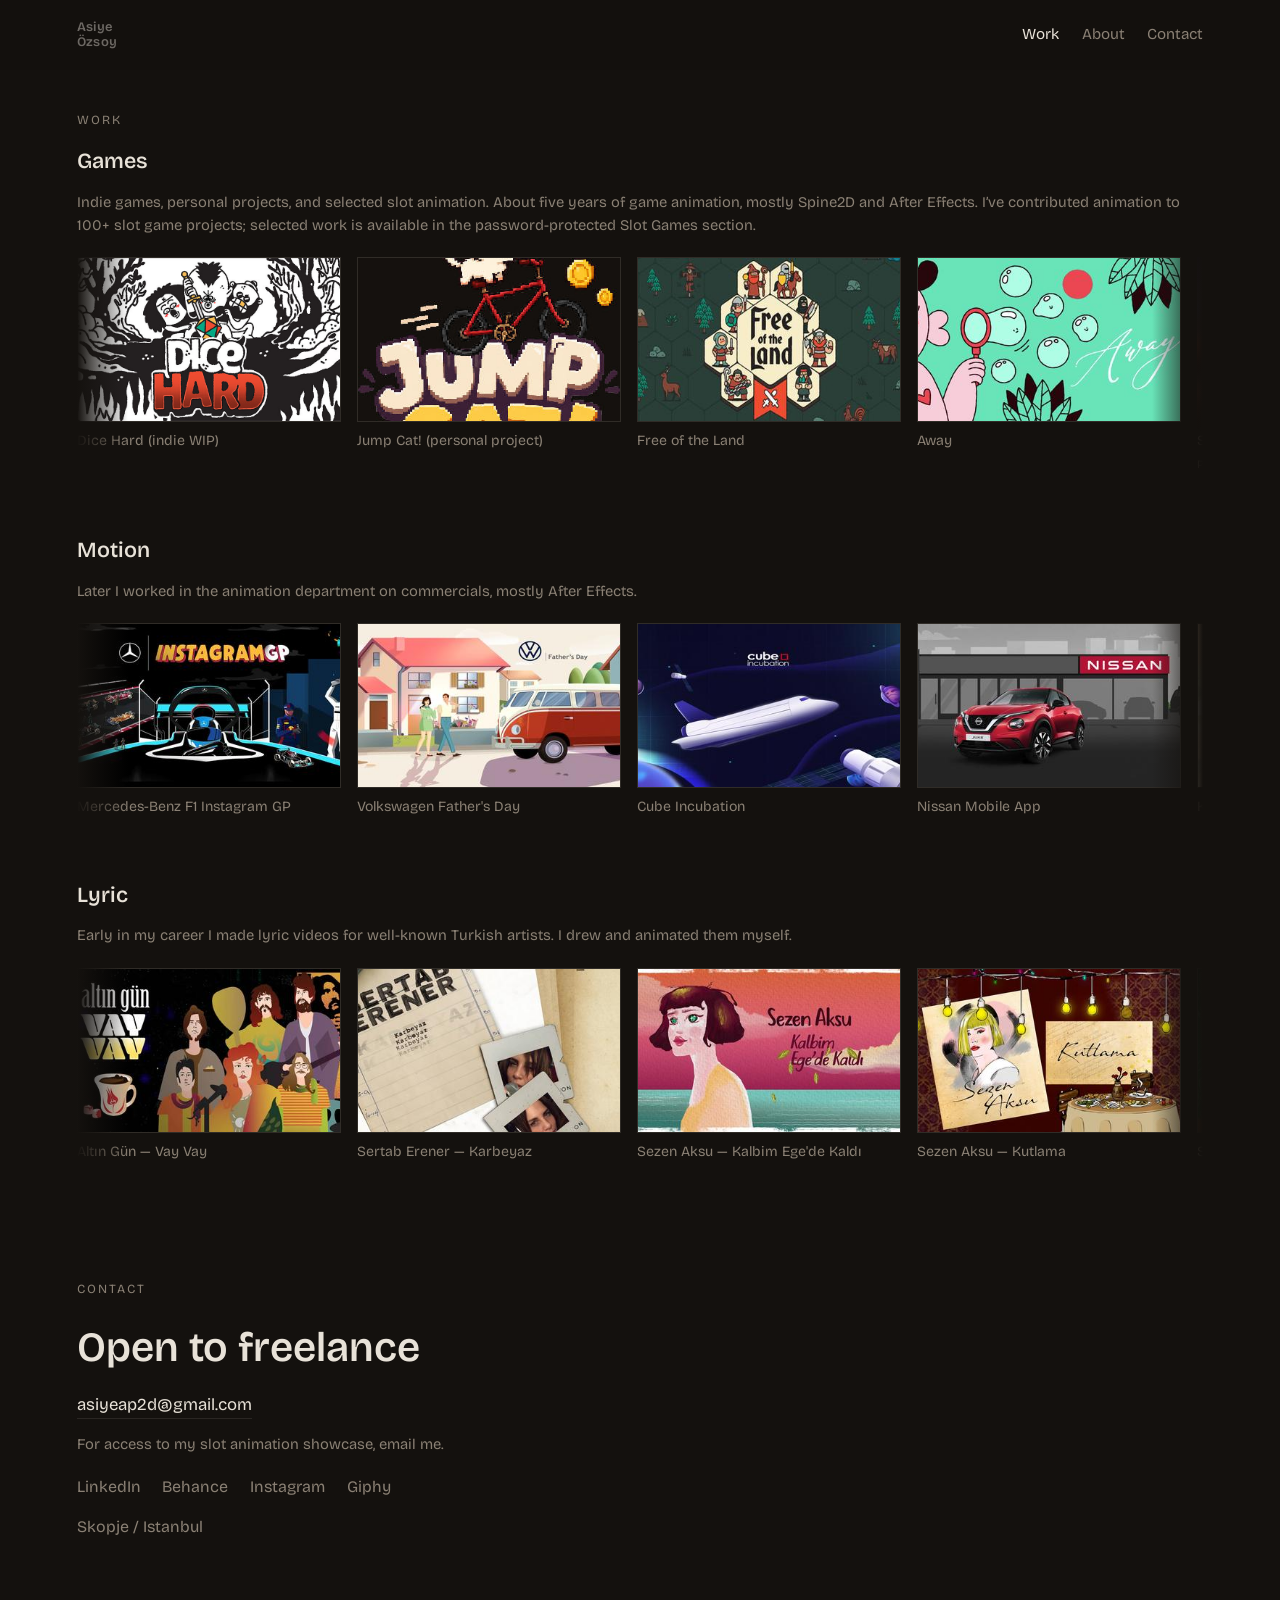
<file: index.html>
<!DOCTYPE html>
<html lang="en">
<head>
  <meta charset="UTF-8">
  <meta name="viewport" content="width=device-width, initial-scale=1.0">
  <title>asiye ozsoy - portfolio</title>
  <meta name="description" content="2D animator and VFX artist. Games, motion, and lyric work. Open to freelance. Skopje / Istanbul.">
  <link rel="preconnect" href="https://fonts.googleapis.com">
  <link rel="preconnect" href="https://fonts.gstatic.com" crossorigin>
  <link href="https://fonts.googleapis.com/css2?family=Bricolage+Grotesque:opsz,wght@12..96,400;12..96,500;12..96,600;12..96,700&display=swap" rel="stylesheet">
  <link rel="stylesheet" href="css/site.css">
</head>
<body>
  <header class="site-header">
    <a class="wordmark" href="index.html" title="Asiye Özsoy">Asiye<br>Özsoy</a>
    <nav class="nav">
      <a href="#work" aria-current="page">Work</a>
      <a href="about.html">About</a>
      <a href="#contact">Contact</a>
    </nav>
  </header>

  <main>
    <section id="work" class="section">
      <p class="kicker">Work</p>

      <div class="block" id="games">
        <h2 class="section-title">Games</h2>
        <p class="section-blurb">Indie games, personal projects, and selected slot animation. About five years of game animation, mostly Spine2D and After Effects. I’ve contributed animation to 100+ slot game projects; selected work is available in the password-protected Slot Games section.</p>
        <div class="h-track-wrap is-start">
          <div class="h-track" tabindex="0" aria-label="Games">
            <div class="h-track-inner">
              <a class="tile" href="https://store.steampowered.com/app/4084040/Dice_Hard/" target="_blank" rel="noopener" title="Dice Hard (indie WIP)">
                <img src="thumbs/dice-hard.jpg" alt="Dice Hard (indie WIP)">
                <span class="tile-label">Dice Hard (indie WIP)</span>
              </a>
              <a class="tile" href="jump-cat/" target="_blank" rel="noopener" title="Jump Cat! (personal project)">
                <video class="tile-video" autoplay muted loop playsinline poster="thumbs/jump-cat.jpg" src="thumbs/jump-cat.mp4"></video>
                <span class="tile-label">Jump Cat! (personal project)</span>
              </a>
              <a class="tile" href="https://www.behance.net/gallery/241065881/Free-Of-The-Land" target="_blank" rel="noopener">
                <img src="thumbs/free-of-the-land.jpg" alt="Free of the Land">
                <span class="tile-label">Free of the Land</span>
              </a>
              <a class="tile" href="https://www.behance.net/gallery/220817751/Away-(GGJ-2025)" target="_blank" rel="noopener">
                <img src="thumbs/away-ggj-2025.jpg" alt="Away (GGJ 2025)">
                <span class="tile-label">Away</span>
              </a>
              <a class="tile slot-entry" href="slot-games/" aria-label="Slot Games — password required">
                <img src="thumbs/gold-nugget-rush.jpg" alt="" class="slot-entry-cover">
                <span class="slot-entry-lock" aria-hidden="true">↗</span>
                <span class="tile-label">Slot Games <small>Password required</small></span>
              </a>
            </div>
          </div>
        </div>
      </div>

      <div class="block" id="motion">
        <h2 class="section-title">Motion</h2>
        <p class="section-blurb">Later I worked in the animation department on commercials, mostly After Effects.</p>
        <div class="h-track-wrap is-start">
          <div class="h-track" tabindex="0" aria-label="Motion">
            <div class="h-track-inner">
              <a class="tile" href="https://www.behance.net/gallery/129097191/Mercedes-Benz-F1-Instagram-GP" target="_blank" rel="noopener">
                <img src="thumbs/mercedes-benz-f1-instagram-gp.jpg" alt="Mercedes-Benz F1 Instagram GP">
                <span class="tile-label">Mercedes-Benz F1 Instagram GP</span>
              </a>
              <a class="tile" href="https://www.behance.net/gallery/122119927/Volkswagen-Fathers-Day" target="_blank" rel="noopener">
                <img src="thumbs/volkswagen-fathers-day.jpg" alt="Volkswagen Father's Day">
                <span class="tile-label">Volkswagen Father's Day</span>
              </a>
              <a class="tile" href="https://www.behance.net/gallery/128659975/Cube-Incubation" target="_blank" rel="noopener">
                <img src="thumbs/cube-incubation.jpg" alt="Cube Incubation">
                <span class="tile-label">Cube Incubation</span>
              </a>
              <a class="tile" href="https://www.behance.net/gallery/135617525/Nissan-Mobile-App" target="_blank" rel="noopener">
                <img src="thumbs/nissan-mobile-app.jpg" alt="Nissan Mobile App">
                <span class="tile-label">Nissan Mobile App</span>
              </a>
              <a class="tile" href="https://www.behance.net/gallery/140150429/Kzlay-Plus-Karamuerverli-Yesil" target="_blank" rel="noopener">
                <img src="thumbs/kizilay-plus-karamurverli-soda.jpg" alt="Kızılay Plus">
                <span class="tile-label">Kızılay Plus</span>
              </a>
              <a class="tile" href="https://www.behance.net/gallery/135873563/Togg-CES-2022" target="_blank" rel="noopener">
                <img src="thumbs/togg-ces-2022.jpg" alt="Togg CES 2022">
                <span class="tile-label">Togg CES 2022</span>
              </a>
            </div>
          </div>
        </div>
      </div>

      <div class="block" id="lyric">
        <h2 class="section-title">Lyric</h2>
        <p class="section-blurb">Early in my career I made lyric videos for well-known Turkish artists. I drew and animated them myself.</p>
        <div class="h-track-wrap is-start">
          <div class="h-track" tabindex="0" aria-label="Lyric">
            <div class="h-track-inner">
              <a class="tile" href="https://www.behance.net/gallery/91504417/Altn-Guen-Vay-Vay" target="_blank" rel="noopener">
                <img src="thumbs/altin-gun-vay-vay.jpg" alt="Altın Gün — Vay Vay">
                <span class="tile-label">Altın Gün — Vay Vay</span>
              </a>
              <a class="tile" href="https://www.behance.net/gallery/86034231/Sertab-Erener-Karbeyaz-(Lyrics)" target="_blank" rel="noopener">
                <img src="thumbs/sertab-erener-karbeyaz.jpg" alt="Sertab Erener — Karbeyaz">
                <span class="tile-label">Sertab Erener — Karbeyaz</span>
              </a>
              <a class="tile" href="https://www.behance.net/gallery/86029261/Sezen-Aksu-Kalbim-Egede-Kald-(Lyrics)" target="_blank" rel="noopener">
                <img src="thumbs/sezen-aksu-kalbim-egede-kaldi.jpg" alt="Sezen Aksu — Kalbim Ege'de Kaldı">
                <span class="tile-label">Sezen Aksu — Kalbim Ege'de Kaldı</span>
              </a>
              <a class="tile" href="https://www.behance.net/gallery/86030645/Sezen-Aksu-Kutlama-(Lyric)" target="_blank" rel="noopener">
                <img src="thumbs/sezen-aksu-kutlama.jpg" alt="Sezen Aksu — Kutlama">
                <span class="tile-label">Sezen Aksu — Kutlama</span>
              </a>
              <a class="tile" href="https://www.behance.net/gallery/85668925/Sezen-Aksu-Ruezgar-Krd-Dalm" target="_blank" rel="noopener">
                <img src="thumbs/sezen-aksu-ruzgar-kirdi-dalimi.jpg" alt="Sezen Aksu — Rüzgar Kırdı Dalımı">
                <span class="tile-label">Sezen Aksu — Rüzgar Kırdı Dalımı</span>
              </a>
              <a class="tile" href="https://www.behance.net/gallery/86033073/Ferhat-Goecer-cimdeki-Hazine-(Lyrics)" target="_blank" rel="noopener">
                <img src="thumbs/ferhat-gocer-icimdeki-hazine.jpg" alt="Ferhat Göçer — İçimdeki Hazine">
                <span class="tile-label">Ferhat Göçer — İçimdeki Hazine</span>
              </a>
              <a class="tile" href="https://www.behance.net/gallery/86032571/Halil-Sezai-Sonbahar" target="_blank" rel="noopener">
                <img src="thumbs/halil-sezai-sonbahar.jpg" alt="Halil Sezai — Sonbahar">
                <span class="tile-label">Halil Sezai — Sonbahar</span>
              </a>
              <a class="tile" href="https://www.behance.net/gallery/86033521/Sezen-Aksu-Ahbap-Cavuslar" target="_blank" rel="noopener">
                <img src="thumbs/sezen-aksu-ahbap-cavuslar.jpg" alt="Sezen Aksu — Ahbap Çavuşlar">
                <span class="tile-label">Sezen Aksu — Ahbap Çavuşlar</span>
              </a>
              <a class="tile" href="https://www.behance.net/gallery/85667417/Sezen-Aksu-Begonvil" target="_blank" rel="noopener">
                <img src="thumbs/sezen-aksu-begonvil.jpg" alt="Sezen Aksu — Begonvil">
                <span class="tile-label">Sezen Aksu — Begonvil</span>
              </a>
              <a class="tile" href="https://www.behance.net/gallery/85669883/Sezen-Aksu-Anlasana" target="_blank" rel="noopener">
                <img src="thumbs/sezen-aksu-anlasana.jpg" alt="Sezen Aksu — Anlasana">
                <span class="tile-label">Sezen Aksu — Anlasana</span>
              </a>
            </div>
          </div>
        </div>
      </div>
    </section>

    <section id="contact" class="section contact">
      <p class="kicker">Contact</p>
      <h2 class="contact-title">Open to freelance</h2>
      <button type="button" class="email-copy" data-copy-email>asiyeap2d@gmail.com</button>
      <p class="nda-note">For access to my slot animation showcase, <a href="mailto:asiyeap2d@gmail.com?subject=Portfolio%20access">email me</a>.</p>
      <p class="contact-links">
        <a href="https://www.linkedin.com/in/asiyeozsoy/" target="_blank" rel="noopener">LinkedIn</a>
        <a href="https://www.behance.net/asiyeozsoy" target="_blank" rel="noopener">Behance</a>
        <a href="https://www.instagram.com/asiye2d/" target="_blank" rel="noopener">Instagram</a>
        <a href="https://giphy.com/asiyeaydinli" target="_blank" rel="noopener">Giphy</a>
      </p>
      <p class="muted">Skopje / Istanbul</p>
    </section>
  </main>

  <script src="js/site.js"></script>
</body>
</html>
</file>
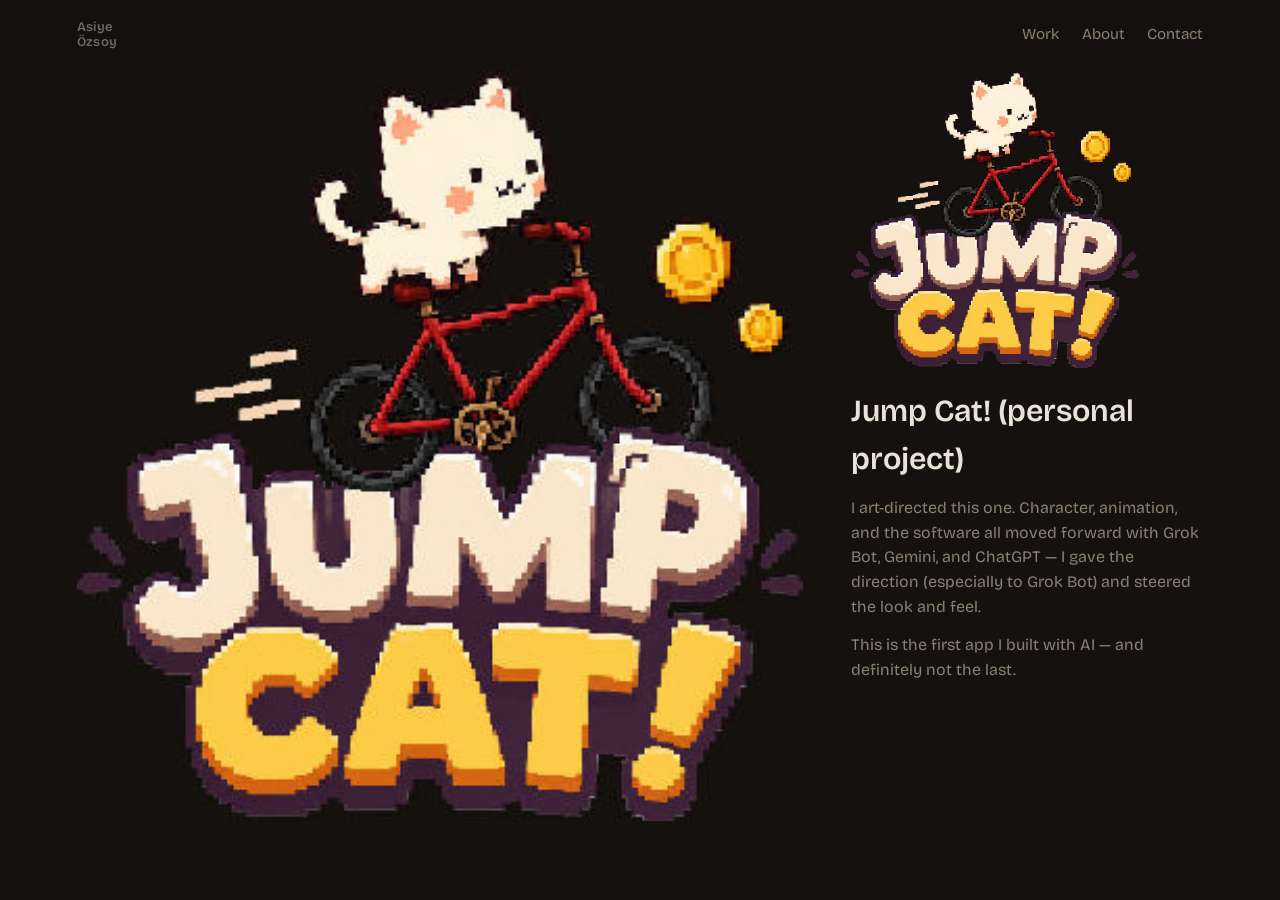
<file: jump-cat/index.html>
<!DOCTYPE html>
<html lang="en">
<head>
  <meta charset="UTF-8">
  <meta name="viewport" content="width=device-width, initial-scale=1.0">
  <title>Jump Cat! (personal project) — Asiye Özsoy</title>
  <meta name="description" content="Jump Cat! personal project. Art direction by Asiye Özsoy.">
  <link rel="preconnect" href="https://fonts.googleapis.com">
  <link rel="preconnect" href="https://fonts.gstatic.com" crossorigin>
  <link href="https://fonts.googleapis.com/css2?family=Bricolage+Grotesque:opsz,wght@12..96,400;12..96,500;12..96,600;12..96,700&display=swap" rel="stylesheet">
  <link rel="stylesheet" href="../css/site.css">
  <style>
    .jump-cat-main {
      padding: 0 6vw 3rem;
    }

    .jump-cat-layout {
      display: grid;
      grid-template-columns: minmax(0, 1fr) minmax(15.5rem, 22rem);
      gap: 2rem 3rem;
      align-items: start;
    }

    .jump-cat-main .tile-video {
      width: 100%;
      max-height: calc(100svh - 7rem);
      aspect-ratio: auto;
      object-fit: contain;
      margin: 0;
      background: #14110e;
      border: 0;
    }

    .jump-cat-logo {
      display: block;
      width: min(100%, 18rem);
      height: auto;
      margin: 0 0 1.2rem;
      background: #14110e;
      border: 0;
    }

    .jump-cat-copy h1 {
      margin: 0 0 0.85rem;
      font-size: clamp(1.5rem, 2.4vw, 2rem);
      font-weight: 600;
    }

    .jump-cat-copy p {
      margin: 0 0 0.85rem;
      color: var(--muted);
      max-width: 28rem;
    }

    .jump-cat-copy p:last-child {
      margin-bottom: 0;
    }

    @media (max-width: 800px) {
      .jump-cat-main {
        padding-left: 1.15rem;
        padding-right: 1.15rem;
      }

      .jump-cat-layout {
        grid-template-columns: 1fr;
        gap: 1.4rem;
      }
    }
  </style>
</head>
<body>
  <header class="site-header">
    <a class="wordmark" href="../index.html" title="Asiye Özsoy">Asiye<br>Özsoy</a>
    <nav class="nav">
      <a href="../index.html#work">Work</a>
      <a href="../about.html">About</a>
      <a href="../index.html#contact">Contact</a>
    </nav>
  </header>

  <main class="jump-cat-main">
    <div class="jump-cat-layout">
      <video class="tile-video" autoplay muted loop playsinline poster="../thumbs/jump-cat.jpg" src="../thumbs/jump-cat.mp4"></video>
      <aside class="jump-cat-copy">
        <img class="jump-cat-logo" src="../thumbs/jump-cat.jpg" alt="Jump Cat! logo">
        <h1>Jump Cat! (personal project)</h1>
        <p>I art-directed this one. Character, animation, and the software all moved forward with Grok Bot, Gemini, and ChatGPT — I gave the direction (especially to Grok Bot) and steered the look and feel.</p>
        <p>This is the first app I built with AI — and definitely not the last.</p>
      </aside>
    </div>
  </main>

  <script src="../js/site.js"></script>
</body>
</html>
</file>
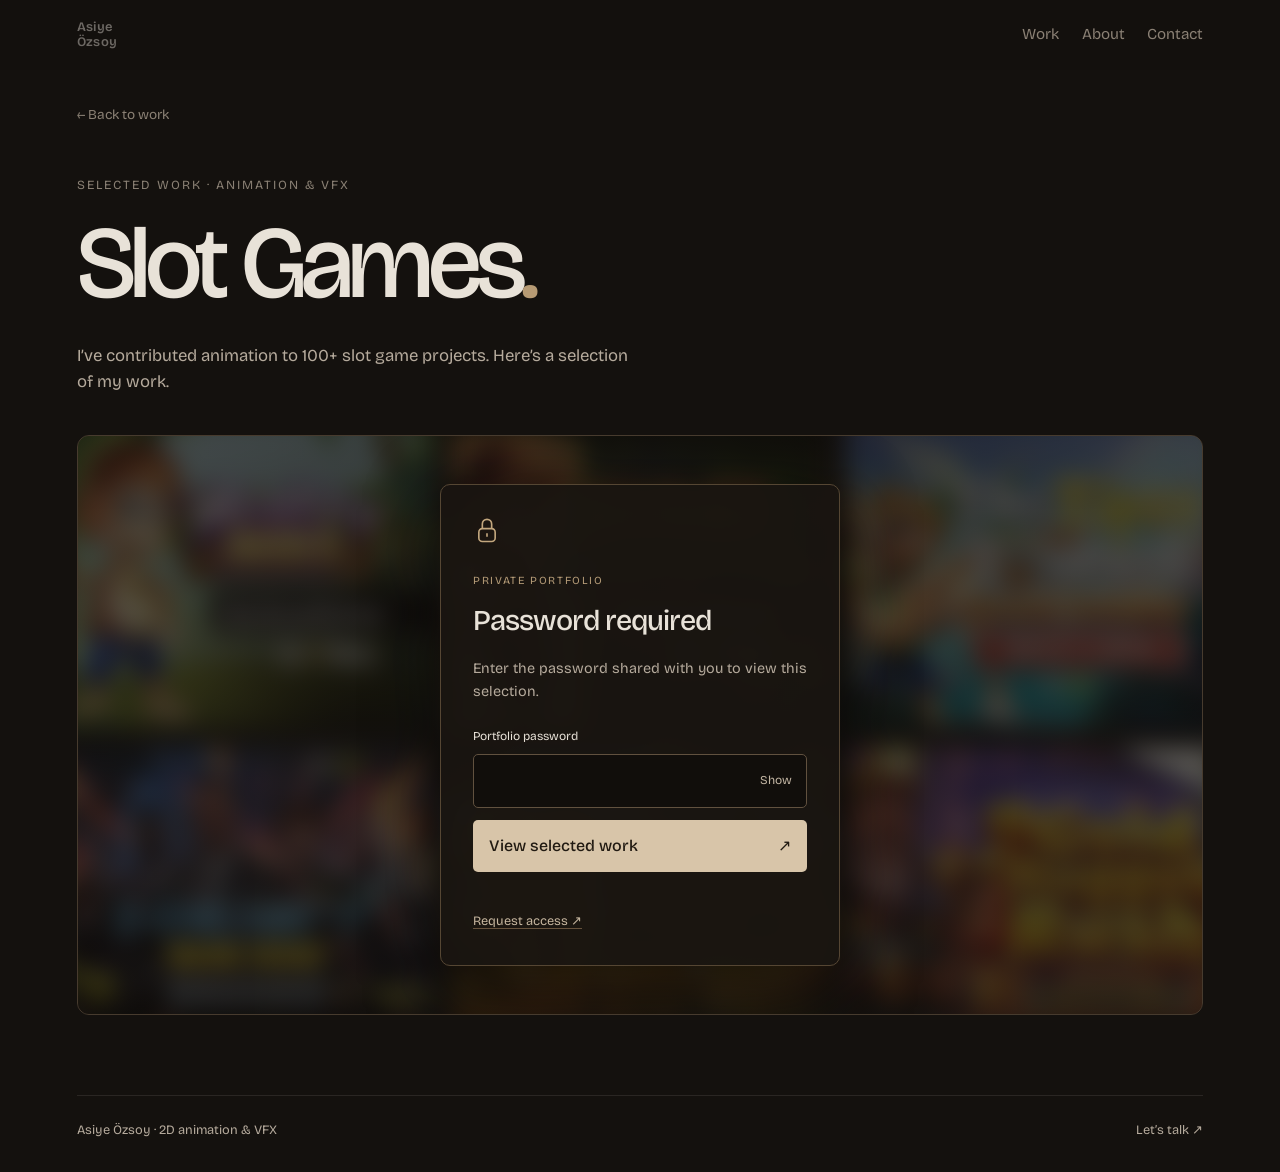
<file: slot-games/index.html>
<!doctype html>
<html lang="en">
<head>
  <meta charset="utf-8">
  <meta name="viewport" content="width=device-width, initial-scale=1">
  <meta name="robots" content="noindex, nofollow, noarchive">
  <meta name="referrer" content="strict-origin-when-cross-origin">
  <title>Slot Games — Asiye Özsoy</title>
  <link rel="preconnect" href="https://fonts.googleapis.com">
  <link rel="preconnect" href="https://fonts.gstatic.com" crossorigin>
  <link href="https://fonts.googleapis.com/css2?family=Bricolage+Grotesque:opsz,wght@12..96,400;12..96,500;12..96,600&display=swap" rel="stylesheet">
  <link rel="stylesheet" href="../css/site.css">
  <link rel="stylesheet" href="slot-games.css?v=20261109-2">
</head>
<body>
  <header class="site-header">
    <a class="wordmark" href="../index.html" aria-label="Asiye Özsoy home">Asiye<br>Özsoy</a>
    <nav class="nav"><a href="../index.html#work">Work</a><a href="../about.html">About</a><a href="../index.html#contact">Contact</a></nav>
  </header>
  <main class="slot-main">
    <a class="back-link" href="../index.html#work">← Back to work</a>
    <div class="slot-heading"><p class="kicker">Selected work · Animation &amp; VFX</p><h1>Slot Games<span>.</span></h1>
    <p class="intro">I’ve contributed animation to 100+ slot game projects. Here’s a selection of my work.</p></div>
    <section id="gate" class="gate" aria-labelledby="gate-title">
      <div class="gate-art" aria-hidden="true">
        <img src="../thumbs/monkey-mike.jpg" alt=""><img src="../thumbs/scarlett-journey-mf.jpg" alt=""><img src="../thumbs/the-tipsy-tourist.jpg" alt=""><img src="../thumbs/heist-bank-rush.jpg" alt=""><img src="../thumbs/stampede-gold.jpg" alt=""><img src="../thumbs/gold-nugget-rush.jpg" alt="">
      </div>
      <div class="gate-panel">
        <svg class="lock-icon" viewBox="0 0 24 24" fill="none" stroke="currentColor" stroke-width="1.4" aria-hidden="true"><rect x="5" y="10" width="14" height="11" rx="3"/><path d="M8 10V6a4 4 0 0 1 8 0v4M12 14v3"/></svg>
        <p class="kicker">Private portfolio</p><h2 id="gate-title">Password required</h2>
        <p>Enter the password shared with you to view this selection.</p>
        <form id="unlock-form">
          <label for="password">Portfolio password</label>
          <div class="password-wrap"><input id="password" name="password" type="password" autocomplete="off" spellcheck="false" required aria-describedby="status"><button id="show-password" type="button" aria-label="Show password" aria-pressed="false">Show</button></div>
          <button class="primary-button" id="unlock-button" type="submit">View selected work <span aria-hidden="true">↗</span></button>
          <p id="status" class="status" role="status" aria-live="polite"></p>
        </form>
        <a class="access-link" href="mailto:asiyeap2d@gmail.com?subject=Portfolio%20access">Request access ↗</a>
      </div>
    </section>
    <section id="portfolio" hidden aria-label="Slot game projects">
      <div class="portfolio-toolbar"><span>Selected projects · Newest first</span><button id="lock-button" type="button">Lock portfolio ↗</button></div>
      <div id="projects"></div>
    </section>
  </main>
  <footer class="slot-footer">Asiye Özsoy · 2D animation &amp; VFX <a href="mailto:asiyeap2d@gmail.com">Let’s talk ↗</a></footer>
  <script src="slot-games.js?v=20261109-2" defer></script>
</body>
</html>
</file>
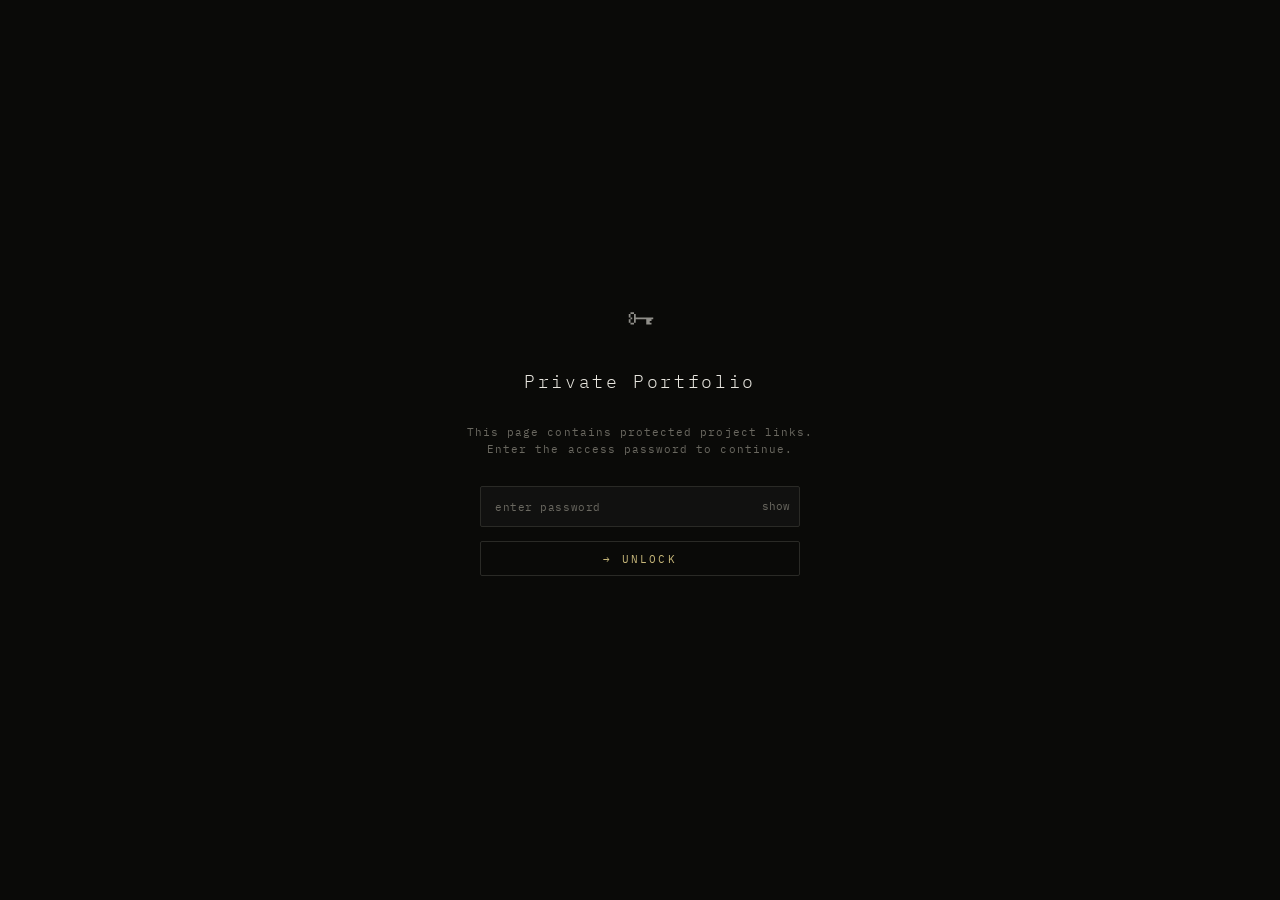
<file: portfolio.html>
<!DOCTYPE html>
<html lang="en">
<head>
<meta charset="UTF-8">
<meta name="viewport" content="width=device-width, initial-scale=1.0">
<title>Private Portfolio — Access Required</title>
<link rel="preconnect" href="https://fonts.googleapis.com">
<link href="https://fonts.googleapis.com/css2?family=IBM+Plex+Mono:wght@300;400;500&family=IBM+Plex+Sans:wght@300;400&display=swap" rel="stylesheet">
<style>
  *, *::before, *::after { box-sizing: border-box; margin: 0; padding: 0; }

  :root {
    --bg: #0a0a08;
    --surface: #111110;
    --border: #2a2a26;
    --border-hover: #444440;
    --text: #e8e6df;
    --muted: #6a6860;
    --accent: #c8b87a;
    --accent-dim: #6b5e35;
    --reveal-bg: #1a1a16;
    --danger: #c87a7a;
  }

  html, body {
    height: 100%;
    background: var(--bg);
    color: var(--text);
    font-family: 'IBM Plex Mono', monospace;
    font-size: 14px;
    line-height: 1.6;
  }

  /* ── GATE SCREEN ── */
  #gate {
    min-height: 100vh;
    display: flex;
    flex-direction: column;
    align-items: center;
    justify-content: center;
    padding: 2rem;
    gap: 2rem;
  }

  .gate-icon {
    font-size: 2rem;
    opacity: 0.6;
    letter-spacing: -2px;
  }

  .gate-title {
    font-size: clamp(1rem, 3vw, 1.25rem);
    font-weight: 300;
    color: var(--text);
    letter-spacing: 0.15em;
    text-align: center;
  }

  .gate-sub {
    font-size: 0.75rem;
    color: var(--muted);
    letter-spacing: 0.1em;
    text-align: center;
    max-width: 360px;
  }

  .gate-form {
    display: flex;
    flex-direction: column;
    align-items: center;
    gap: 1rem;
    width: 100%;
    max-width: 320px;
  }

  .gate-input-wrap {
    width: 100%;
    position: relative;
  }

  #pw-input {
    width: 100%;
    background: var(--surface);
    border: 1px solid var(--border);
    color: var(--text);
    font-family: 'IBM Plex Mono', monospace;
    font-size: 1rem;
    padding: 0.75rem 2.5rem 0.75rem 1rem;
    letter-spacing: 0.1em;
    outline: none;
    border-radius: 2px;
    transition: border-color 0.2s;
  }
  #pw-input::placeholder { color: var(--muted); font-size: 0.8rem; letter-spacing: 0.05em; }
  #pw-input:focus { border-color: var(--accent-dim); }
  #pw-input.error { border-color: var(--danger); animation: shake 0.3s ease; }

  #toggle-vis {
    position: absolute;
    right: 0.75rem;
    top: 50%;
    transform: translateY(-50%);
    background: none;
    border: none;
    color: var(--muted);
    cursor: pointer;
    font-size: 0.8rem;
    font-family: 'IBM Plex Mono', monospace;
    padding: 0;
    transition: color 0.2s;
  }
  #toggle-vis:hover { color: var(--text); }

  #enter-btn {
    width: 100%;
    background: transparent;
    border: 1px solid var(--border);
    color: var(--accent);
    font-family: 'IBM Plex Mono', monospace;
    font-size: 0.8rem;
    letter-spacing: 0.2em;
    text-transform: uppercase;
    padding: 0.7rem 1rem;
    cursor: pointer;
    border-radius: 2px;
    transition: border-color 0.2s, background 0.2s;
  }
  #enter-btn:hover { border-color: var(--accent-dim); background: rgba(200,184,122,0.05); }

  .error-msg {
    font-size: 0.72rem;
    color: var(--danger);
    letter-spacing: 0.05em;
    min-height: 1rem;
    transition: opacity 0.2s;
  }

  /* ── PORTFOLIO SCREEN ── */
  #portfolio {
    display: none;
    min-height: 100vh;
    padding: 3rem 1.5rem 5rem;
    max-width: 680px;
    margin: 0 auto;
  }

  .port-header {
    border-bottom: 1px solid var(--border);
    padding-bottom: 1.5rem;
    margin-bottom: 2.5rem;
  }

  .port-name {
    font-size: clamp(1rem, 3vw, 1.2rem);
    font-weight: 400;
    color: var(--accent);
    letter-spacing: 0.15em;
    margin-bottom: 0.35rem;
  }

  .port-desc {
    font-size: 0.75rem;
    color: var(--muted);
    letter-spacing: 0.05em;
    font-family: 'IBM Plex Sans', sans-serif;
    font-weight: 300;
  }

  .section-label {
    font-size: 0.65rem;
    letter-spacing: 0.25em;
    text-transform: uppercase;
    color: var(--muted);
    margin-bottom: 1rem;
  }

  /* ── PROJECT ITEMS ── */
  .project-list {
    display: flex;
    flex-direction: column;
    gap: 0;
    margin-bottom: 3rem;
  }

  .project-item {
    border-bottom: 1px solid var(--border);
    padding: 1rem 0;
  }

  .project-top {
    display: flex;
    align-items: flex-start;
    justify-content: space-between;
    gap: 1rem;
    margin-bottom: 0.5rem;
  }

  .project-title {
    font-size: 0.85rem;
    font-weight: 400;
    color: var(--text);
    letter-spacing: 0.05em;
  }

  .project-tag {
    font-size: 0.65rem;
    color: var(--muted);
    border: 1px solid var(--border);
    padding: 0.15rem 0.5rem;
    border-radius: 2px;
    white-space: nowrap;
    flex-shrink: 0;
  }

  .project-desc {
    font-size: 0.72rem;
    color: var(--muted);
    font-family: 'IBM Plex Sans', sans-serif;
    font-weight: 300;
    margin-bottom: 0.6rem;
    line-height: 1.5;
  }

  /* spoiler link */
  .spoiler-wrap {
    display: inline-flex;
    align-items: center;
    gap: 0.5rem;
  }

  .spoiler-label {
    font-size: 0.7rem;
    color: var(--muted);
    letter-spacing: 0.05em;
  }

  .spoiler-btn {
    display: inline-flex;
    align-items: center;
    gap: 0.4rem;
    background: var(--reveal-bg);
    border: 1px solid var(--border);
    border-radius: 2px;
    padding: 0.3rem 0.7rem;
    cursor: pointer;
    font-family: 'IBM Plex Mono', monospace;
    font-size: 0.7rem;
    color: var(--muted);
    letter-spacing: 0.05em;
    transition: border-color 0.2s, color 0.2s;
    text-decoration: none;
  }
  .spoiler-btn:hover { border-color: var(--border-hover); color: var(--text); }

  .spoiler-hidden {
    display: inline-flex;
    align-items: center;
    gap: 0.4rem;
    font-size: 0.72rem;
    color: var(--accent);
    letter-spacing: 0.03em;
    word-break: break-all;
    cursor: pointer;
    text-decoration: none;
    opacity: 0;
    max-width: 0;
    overflow: hidden;
    transition: opacity 0.25s, max-width 0.3s;
    pointer-events: none;
  }
  .spoiler-hidden.revealed {
    opacity: 1;
    max-width: 600px;
    pointer-events: auto;
  }
  .spoiler-hidden:hover { text-decoration: underline; }

  /* ── FOOTER ── */
  .port-footer {
    font-size: 0.65rem;
    color: var(--muted);
    letter-spacing: 0.08em;
    line-height: 2;
    border-top: 1px solid var(--border);
    padding-top: 1.5rem;
  }

  /* ── ANIMATIONS ── */
  @keyframes shake {
    0%,100% { transform: translateX(0); }
    20% { transform: translateX(-6px); }
    60% { transform: translateX(6px); }
  }

  @keyframes fadeIn {
    from { opacity: 0; transform: translateY(8px); }
    to { opacity: 1; transform: translateY(0); }
  }

  .fade-in { animation: fadeIn 0.4s ease forwards; }
</style>
</head>
<body>

<!-- ════════════════════════════════
     GATE SCREEN
════════════════════════════════ -->
<section id="gate">
  <div class="gate-icon">🗝</div>
  <div>
    <div class="gate-title">Private Portfolio</div>
  </div>
  <p class="gate-sub">
    This page contains protected project links.<br>
    Enter the access password to continue.
  </p>
  <div class="gate-form">
    <div class="gate-input-wrap">
      <input id="pw-input" type="password" placeholder="enter password" autocomplete="off" spellcheck="false" />
      <button id="toggle-vis" type="button" title="show/hide">show</button>
    </div>
    <button id="enter-btn" type="button">→ unlock</button>
    <div class="error-msg" id="err-msg"></div>
  </div>
</section>


<!-- ════════════════════════════════
     PORTFOLIO SCREEN
════════════════════════════════ -->
<main id="portfolio">

  <div class="port-header">
    <div class="port-name">Asiye Özsoy</div>
    <div class="port-desc">2D Animator · Slot Game UI · Spine2D / After Effects</div>
  </div>

  <div class="section-label">Selected Work — Private Links</div>

  <div class="project-list">

    <!-- ── PROJECT 1 ── -->
    <div class="project-item">
      <div class="project-top">
        <div class="project-title">The Tipsy Tourist — Slot Game</div>
        <span class="project-tag">Spine2D · Slot UI</span>
      </div>
      <div class="project-desc">Full slot game animation set — character rigs, win sequences, UI motion. Behance case study.</div>
      <div class="spoiler-wrap">
        <span class="spoiler-label">link →</span>
        <button class="spoiler-btn" onclick="revealLink(this)">🔒 click to reveal</button>
        <a class="spoiler-hidden" href="https://www.behance.net/gallery/174807313/The-Tipsy-Tourist-slot-game" target="_blank" rel="noopener">
          behance.net · The Tipsy Tourist ↗
        </a>
      </div>
    </div>

    <!-- ── PROJECT 2 ── -->
    <div class="project-item">
      <div class="project-top">
        <div class="project-title">Heist Bank Rush — Slot Game</div>
        <span class="project-tag">Spine2D · Character Anim</span>
      </div>
      <div class="project-desc">Heist-themed slot game animations — full character & environment motion design. Behance case study.</div>
      <div class="spoiler-wrap">
        <span class="spoiler-label">link →</span>
        <button class="spoiler-btn" onclick="revealLink(this)">🔒 click to reveal</button>
        <a class="spoiler-hidden" href="https://www.behance.net/gallery/212545555/HEIST-BANK-RUSH-slot-game" target="_blank" rel="noopener">
          behance.net · Heist Bank Rush ↗
        </a>
      </div>
    </div>

    <!-- ── PROJECT 3 ── -->
    <div class="project-item">
      <div class="project-top">
        <div class="project-title">Stampede Gold — Slot Game</div>
        <span class="project-tag">Spine2D · Motion Design</span>
      </div>
      <div class="project-desc">Wild west stampede slot — animal rigs, particle effects, win animations. Behance case study.</div>
      <div class="spoiler-wrap">
        <span class="spoiler-label">link →</span>
        <button class="spoiler-btn" onclick="revealLink(this)">🔒 click to reveal</button>
        <a class="spoiler-hidden" href="https://www.behance.net/gallery/212461917/STAMPEDE-GOLD-slot-game" target="_blank" rel="noopener">
          behance.net · Stampede Gold ↗
        </a>
      </div>
    </div>

    <!-- ── PROJECT 4 ── -->
    <div class="project-item">
      <div class="project-top">
        <div class="project-title">Animation Reel</div>
        <span class="project-tag">After Effects · Reel</span>
      </div>
      <div class="project-desc">Motion reel showcasing game UI animations, character work and slot game sequences.</div>
      <div class="spoiler-wrap">
        <span class="spoiler-label">link →</span>
        <button class="spoiler-btn" onclick="revealLink(this)">🔒 click to reveal</button>
        <a class="spoiler-hidden" href="https://youtu.be/Pr6QQmTNowI?si=yQb5KTV17r4hBfu9" target="_blank" rel="noopener">
          youtube · Animation Reel ↗
        </a>
      </div>
    </div>

    <!-- ── ADD MORE PROJECTS BELOW THIS LINE ── -->

  </div>

  <div class="port-footer">
    <div>Available for freelance projects &amp; collaborations.</div>
    <div>Contact: asiyeaydinlinetwork@gmail.com</div>
    <div style="margin-top:1rem; color: #3a3a36;">
      This page is password protected and intended for professional contacts only.
    </div>
  </div>

</main>


<script>
  /* ── PASSWORD CONFIG ── */
  const PASSWORD = "dqd7LU44e3z";

  /* ── GATE LOGIC ── */
  const gate = document.getElementById('gate');
  const portfolio = document.getElementById('portfolio');
  const input = document.getElementById('pw-input');
  const btn = document.getElementById('enter-btn');
  const errMsg = document.getElementById('err-msg');
  const toggleVis = document.getElementById('toggle-vis');

  function unlock() {
    if (input.value === PASSWORD) {
      gate.style.display = 'none';
      portfolio.style.display = 'block';
      portfolio.classList.add('fade-in');
      sessionStorage.setItem('pf_unlocked', '1');
    } else {
      errMsg.textContent = 'incorrect password.';
      input.classList.add('error');
      input.value = '';
      setTimeout(() => {
        input.classList.remove('error');
        errMsg.textContent = '';
      }, 2000);
    }
  }

  btn.addEventListener('click', unlock);
  input.addEventListener('keydown', (e) => { if (e.key === 'Enter') unlock(); });

  toggleVis.addEventListener('click', () => {
    const isHidden = input.type === 'password';
    input.type = isHidden ? 'text' : 'password';
    toggleVis.textContent = isHidden ? 'hide' : 'show';
  });

  /* session persistence: stay unlocked on page refresh */
  if (sessionStorage.getItem('pf_unlocked') === '1') {
    gate.style.display = 'none';
    portfolio.style.display = 'block';
  }

  /* ── SPOILER REVEAL ── */
  function revealLink(btn) {
    const link = btn.nextElementSibling;
    btn.style.display = 'none';
    link.classList.add('revealed');
  }
</script>
</body>
</html>
</file>
<file: css/site.css>
:root {
  --bg: #14110e;
  --ink: #14110e;
  --text: #e8e2d8;
  --muted: #8a8074;
  --surface: #1b1713;
  --line: rgba(232, 226, 216, 0.1);
  --fade: #14110e;
}

*,
*::before,
*::after {
  box-sizing: border-box;
}

html {
  scroll-behavior: smooth;
}

html,
body {
  margin: 0;
  padding: 0;
  background: var(--bg);
  color: var(--text);
  font-family: "Bricolage Grotesque", sans-serif;
  font-optical-sizing: auto;
  font-weight: 400;
  line-height: 1.55;
}

img {
  max-width: 100%;
  display: block;
}

a {
  color: inherit;
  text-decoration: none;
}

button {
  font: inherit;
  color: inherit;
  background: none;
  border: 0;
  cursor: pointer;
}

.site-header {
  display: flex;
  align-items: center;
  justify-content: space-between;
  padding: 1.25rem 6vw;
  position: sticky;
  top: 0;
  z-index: 20;
  background: color-mix(in srgb, var(--bg) 88%, transparent);
  backdrop-filter: blur(10px);
}

.wordmark {
  --wordmark-lit: 0;
  font-weight: 600;
  letter-spacing: 0.02em;
  font-size: 13px;
  line-height: 1.15;
  color: var(--text);
  opacity: calc(0.42 + var(--wordmark-lit) * 0.58);
  text-shadow: 0 0 calc(var(--wordmark-lit) * 16px) color-mix(in srgb, var(--text) calc(var(--wordmark-lit) * 45%), transparent);
}

@media (hover: none), (prefers-reduced-motion: reduce) {
  .wordmark {
    --wordmark-lit: 1;
    text-shadow: none;
  }
}

.nav {
  display: flex;
  gap: 1.4rem;
  font-size: 0.95rem;
}

.nav a[aria-current="page"] {
  color: var(--text);
}

.nav a:not([aria-current="page"]) {
  color: var(--muted);
}

.nav a:hover {
  color: var(--text);
}

.section {
  padding: 2.5rem 6vw 1rem;
}

.kicker,
.section-title {
  margin: 0 0 1rem;
}

.kicker {
  color: var(--muted);
  font-size: 0.78rem;
  letter-spacing: 0.16em;
  text-transform: uppercase;
}

.section-title {
  font-size: 1.35rem;
  font-weight: 560;
}

.block {
  margin-bottom: 3.2rem;
}

.h-track-wrap {
  position: relative;
}

.h-track-wrap::before,
.h-track-wrap::after {
  content: "";
  position: absolute;
  top: 0;
  bottom: 0;
  width: 3.2rem;
  pointer-events: none;
  z-index: 2;
  opacity: 1;
}

.h-track-wrap::before {
  left: 0;
  background: linear-gradient(90deg, var(--fade), transparent);
}

.h-track-wrap::after {
  right: 0;
  background: linear-gradient(270deg, var(--fade), transparent);
}

.h-track-wrap.is-start::before,
.h-track-wrap.is-end::after {
  opacity: 0;
}

.h-track {
  overflow-x: auto;
  padding: 0.2rem 0;
  scroll-snap-type: x proximity;
  cursor: grab;
  overscroll-behavior-x: contain;
  -ms-overflow-style: none;
  scrollbar-width: none;
}

.h-track::-webkit-scrollbar {
  display: none;
}

.h-track.is-dragging {
  cursor: grabbing;
  user-select: none;
}

.h-track-inner {
  display: flex;
  gap: 1rem;
  width: max-content;
  padding: 0 1.4rem 0.4rem;
}

.h-track .tile {
  flex: 0 0 16.5rem;
  scroll-snap-align: start;
}

.h-track .tile img,
.h-track .tile-video {
  -webkit-user-drag: none;
  user-select: none;
}

.h-track .tile.nda {
  flex-basis: 12.4rem;
}

.tile.nda {
  position: relative;
  pointer-events: none;
  cursor: default;
  opacity: 0.5;
}

.tile.nda img {
  filter: saturate(0.42);
}

.tile.nda::after {
  content: "";
  position: absolute;
  top: 0.5rem;
  right: 0.5rem;
  width: 1.15rem;
  height: 1.15rem;
  pointer-events: none;
  opacity: 0.62;
  filter: drop-shadow(0 0 3px rgba(20, 17, 14, 0.7));
  background: url("data:image/svg+xml,%3Csvg xmlns='http://www.w3.org/2000/svg' viewBox='0 0 24 24' fill='none' stroke='%23e8e2d8' stroke-width='1.85' stroke-linecap='round' stroke-linejoin='round'%3E%3Crect x='5' y='11' width='14' height='10' rx='2'/%3E%3Cpath d='M8 11V8a4 4 0 0 1 8 0v3'/%3E%3C/svg%3E")
    center / contain no-repeat;
}

.nda-note,
.section-blurb {
  margin: 0.85rem 0 0;
  color: var(--muted);
  font-size: 0.92rem;
}

.section-blurb {
  margin: -0.25rem 0 1.1rem;
}

.grid {
  display: grid;
  grid-template-columns: repeat(3, 1fr);
  gap: 1rem;
}

.tile {
  display: block;
  color: inherit;
}

.tile img,
.tile-video {
  width: 100%;
  aspect-ratio: 16 / 10;
  object-fit: cover;
  background: var(--surface);
  border: 1px solid var(--line);
}

.tile-video {
  display: block;
  pointer-events: none;
  max-width: 100%;
  height: auto;
}

.tile-video::-webkit-media-controls {
  display: none !important;
}

.tile-label {
  display: block;
  margin-top: 0.5rem;
  font-size: 0.88rem;
  color: var(--muted);
}

.tile:not(.nda):hover .tile-label {
  color: var(--text);
}

.contact {
  padding-bottom: 5rem;
}

.contact-title {
  margin: 0 0 0.8rem;
  font-size: clamp(1.8rem, 4vw, 2.6rem);
  font-weight: 560;
}

.email-copy {
  display: inline-block;
  padding: 0;
  border-bottom: 1px solid var(--line);
  font-size: 1.05rem;
}

.email-copy:hover,
.email-copy.copied {
  color: var(--text);
}

.contact-links {
  display: flex;
  flex-wrap: wrap;
  gap: 1rem 1.35rem;
  margin: 1.2rem 0 0.8rem;
}

.contact-links a {
  color: var(--muted);
}

.contact-links a:hover {
  color: var(--text);
}

.muted {
  color: var(--muted);
}

.about-page {
  padding: 1.5rem 6vw 5rem;
}

.about-layout {
  display: grid;
  grid-template-columns: 0.85fr 1.15fr 1fr;
  grid-template-areas:
    "portrait copy personal"
    "giphy giphy personal";
  gap: 2.4rem;
  align-items: start;
  align-content: start;
}

.portrait {
  grid-area: portrait;
  margin: 0;
}

.copy {
  grid-area: copy;
}

.personal {
  grid-area: personal;
}

.portrait-hang {
  position: relative;
  transform-origin: 50% 3%;
  animation: portrait-sway 12s ease-in-out infinite;
}

.portrait-frame {
  position: relative;
  z-index: 1;
  display: block;
  width: 100%;
  height: auto;
  aspect-ratio: 626 / 781;
  pointer-events: none;
}

.portrait-photo {
  position: absolute;
  z-index: 0;
  top: 15.7%;
  left: 16%;
  width: 64.5%;
  height: 50.6%;
  object-fit: cover;
  object-position: center top;
  background: transparent;
  border: 0;
}

@keyframes portrait-sway {
  0%,
  100% {
    transform: rotate(-1.2deg);
  }

  50% {
    transform: rotate(1.2deg);
  }
}

@media (prefers-reduced-motion: reduce) {
  .portrait-hang {
    animation: none;
  }
}

.about-page .contact {
  margin-top: 3.5rem;
  padding: 0 0 0.5rem;
}

.copy h1 {
  margin: 0 0 0.35rem;
  font-size: clamp(1.8rem, 3vw, 2.4rem);
  font-weight: 600;
}

.role {
  margin: 0;
  letter-spacing: 0.08em;
  font-size: 0.92rem;
}

.status {
  margin: 0.75rem 0 0.15rem;
}

.bio,
.hobby,
.how p,
.credit,
.tools {
  color: var(--muted);
}

.bio + .bio {
  margin-top: 0.7rem;
}

.personal > .credit-walk {
  display: none;
}

.personal:has(.tile.is-active[data-credit]) > .credit:not(.credit-walk) {
  display: none;
}

.personal:has(.tile.is-active[data-credit]) > .credit-walk {
  display: block;
}

.hobby {
  margin-top: 1rem;
}

.how {
  margin-top: 1.8rem;
}

.how h2 {
  margin: 0 0 0.7rem;
  font-size: 1rem;
  font-weight: 560;
  color: var(--text);
}

.how p {
  margin: 0 0 0.7rem;
}

.tools {
  margin-top: 1.4rem;
}

.personal,
.personal-carousel,
.personal-list,
.personal .tile {
  min-width: 0;
}

.personal-list {
  display: grid;
  gap: 1rem;
}

.personal .tile {
  display: block;
}

.personal .tile-video {
  width: 100%;
  max-width: 100%;
  height: auto;
  max-height: none;
  aspect-ratio: auto;
  object-fit: contain;
  background: transparent;
}

.personal .tile[hidden] {
  display: none;
}

.personal-nav {
  display: flex;
  gap: 0.85rem;
  margin-top: 0.65rem;
}

.personal-nav button {
  color: var(--muted);
  font-size: 1.35rem;
  line-height: 1;
  padding: 0;
}

.personal-nav button:hover {
  color: var(--text);
}

.giphy-block {
  grid-area: giphy;
  margin-top: 2rem;
  min-width: 0;
}

.giphy-head {
  display: flex;
  align-items: baseline;
  flex-wrap: wrap;
  gap: 0.35rem 0.9rem;
  margin: 0 0 1rem;
}

.giphy-head .kicker {
  margin: 0;
}

.giphy-views {
  font-size: 0.78rem;
}

.giphy-views:hover {
  color: var(--text);
}

.giphy-strip {
  display: flex;
  gap: 0.7rem;
  overflow-x: auto;
  -ms-overflow-style: none;
  scrollbar-width: none;
}

.giphy-strip::-webkit-scrollbar {
  display: none;
}

.giphy-strip a,
.giphy-strip img {
  flex: 0 0 auto;
  height: 110px;
  width: auto;
  background: var(--surface);
}

@media (max-width: 980px) {
  .about-layout {
    grid-template-columns: 1fr 1.2fr;
    grid-template-areas:
      "portrait copy"
      "personal personal"
      "giphy giphy";
  }

  .grid {
    grid-template-columns: 1fr 1fr;
  }
}

@media (max-width: 720px) {
  .site-header,
  .section,
  .about-page {
    padding-left: 1.15rem;
    padding-right: 1.15rem;
  }

  .about-layout,
  .grid {
    grid-template-columns: 1fr;
  }

  .about-layout {
    grid-template-areas:
      "portrait"
      "copy"
      "personal"
      "giphy";
  }

  .h-track-wrap:not(.h-track-wrap--stack)::before,
  .h-track-wrap:not(.h-track-wrap--stack)::after {
    width: 2rem;
  }

  .h-track-wrap--stack::before,
  .h-track-wrap--stack::after {
    display: none;
  }

  .h-track-wrap--stack .h-track {
    overflow: visible;
    padding: 0;
    cursor: default;
  }

  .h-track-wrap--stack .h-track-inner {
    display: block;
    width: auto;
    padding: 0;
  }

  .h-track-wrap--stack .tile,
  .h-track-wrap--stack .tile.nda {
    flex: none;
    width: 100%;
    margin-bottom: 1rem;
  }
}

/* Private slot animation showcase */
.slot-entry { position: relative; overflow: hidden; }
.slot-entry .slot-entry-cover { filter: blur(5px) brightness(.45); transform: scale(1.05); }
.slot-entry .tile-label { display: flex; flex-direction: column; gap: .25rem; }
.slot-entry .tile-label small { font-size: .7rem; font-weight: 400; opacity: .8; }
.slot-entry-lock { position: absolute; top: 1rem; right: 1rem; color: #e8e2d8; border: 1px solid #e8e2d866; border-radius: 50%; width: 2rem; height: 2rem; display: grid; place-items: center; }
</file>
<file: slot-games/slot-games.css>
[hidden] { display: none !important; }
.slot-main { max-width: 1360px; padding: 2rem 6vw 5rem; margin: auto; }
.back-link { color: var(--muted); font-size: .85rem; }
.slot-heading { margin: 3rem 0 2.5rem; max-width: 760px; }
.slot-heading h1 { margin: .1em 0 .25em; font-size: clamp(3rem, 8vw, 6.5rem); line-height: 1.05; font-weight: 500; letter-spacing: -.055em; }
.slot-heading h1 span { color: #b79b74; }
.slot-heading .intro { max-width: 560px; font-size: 1.05rem; color: #b5aa9c; }
.gate { position: relative; overflow: hidden; border: 1px solid #473b2e; border-radius: 12px; min-height: 560px; display: grid; place-items: center; padding: 3rem 1.25rem; }
.gate-art { position: absolute; inset: -20px; display: grid; grid-template-columns: repeat(3, 1fr); gap: 18px; filter: blur(12px); opacity: .42; pointer-events: none; }
.gate-art img { width: 100%; height: 100%; object-fit: cover; }
.gate::after { content: ''; position: absolute; inset: 0; background: linear-gradient(90deg, #14110e55, #14110e88, #14110e55); pointer-events: none; }
.gate-panel { z-index: 1; width: min(100%, 400px); padding: 2rem; background: #191511ef; border: 1px solid #554633; border-radius: 10px; box-shadow: 0 20px 70px #0008; }
.lock-icon { width: 28px; height: 28px; color: #c3a77e; margin-bottom: 1.25rem; }
.gate-panel .kicker { font-size: .68rem; margin: 0 0 .6rem; letter-spacing: .15em; color: #b49b77; }
.gate-panel h2 { font-size: 1.8rem; font-weight: 500; letter-spacing: -.035em; margin: 0; }
.gate-panel > p:not(.kicker) { color: #b5aa9c; font-size: .9rem; margin-bottom: 1.5rem; }
#unlock-form label { font-size: .75rem; display: block; margin-bottom: .5rem; }
.password-wrap { display: flex; border: 1px solid #61513f; border-radius: 5px; background: #110e0b; }
.password-wrap:focus-within { outline: 2px solid #d6bd97; outline-offset: 3px; }
#password { min-width: 0; width: 100%; padding: .85rem; border: 0; background: transparent; color: var(--text); font: inherit; outline: none; }
#show-password { padding: 0 .85rem; font-size: .75rem; color: #c2b5a3; }
.primary-button { width: 100%; display: flex; justify-content: space-between; padding: .85rem 1rem; background: #d8c5a9; color: #211a12; border-radius: 5px; margin-top: .8rem; font-weight: 500; }
.primary-button:disabled { opacity: .65; cursor: wait; }
.status { min-height: 1.2em; font-size: .78rem; color: #e7b49c; margin: .65rem 0; }
.access-link { color: #c6b69f; font-size: .8rem; border-bottom: 1px solid #67533d; }
.portfolio-toolbar { display: flex; justify-content: space-between; border-bottom: 1px solid var(--line); padding-bottom: 1rem; color: #b5aa9c; font-size: .85rem; }
.project { border-bottom: 1px solid var(--line); }
.project summary { display: flex; align-items: center; gap: 1.5rem; padding: 1.4rem 0; cursor: pointer; list-style: none; }
.project summary::-webkit-details-marker { display: none; }
.project summary img { width: 130px; aspect-ratio: 16/10; object-fit: cover; border-radius: 4px; }
.project summary h2 { margin: 0; font-size: clamp(1.15rem, 3vw, 1.65rem); font-weight: 500; }
.project summary p { color: #b5aa9c; font-size: .8rem; margin: .2rem 0 0; }
.project summary::after { content: '+'; margin-left: auto; font-size: 1.5rem; color: #c3a77e; }
.project[open] summary::after { content: '−'; }
.project-body { padding: 1rem 0 3rem; overflow-wrap: anywhere; }
.media-row { display: grid; grid-template-columns: repeat(var(--columns, 1), minmax(0,1fr)); gap: .75rem; margin: .75rem 0; align-items: center; }
.media-item { margin: 0; min-width: 0; text-align: center; }
.media-item img, .media-item video { display: block; max-width: 100%; max-height: 1000px; margin: auto; width: auto; }
.media-item video { width: 100%; }
.showcase-embed { width: 100%; aspect-ratio: 16/9; border: 0; margin: 1rem 0; }
.media-item figcaption { color: #b5aa9c; font-size: .8rem; margin: .75rem 0; }
.media-error { padding: 1rem; color: #e7b49c; }
.slot-footer { margin: 0 6vw; padding: 1.5rem 0 2rem; border-top: 1px solid var(--line); display: flex; justify-content: space-between; gap: 1rem; color: #b5aa9c; font-size: .8rem; }
button:focus-visible, a:focus-visible, summary:focus-visible { outline: 2px solid #d6bd97; outline-offset: 5px; }
@media (max-width: 600px) { .slot-main { padding-top: 1rem; } .slot-heading { margin-top: 2rem; } .gate { min-height: 530px; padding: 1.2rem; } .gate-panel { padding: 1.5rem; } .gate-art { grid-template-columns: repeat(2, 1fr); } .project summary { gap: 1rem; } .project summary img { width: 85px; } .media-row { grid-template-columns: repeat(min(var(--columns), 2), minmax(0,1fr)); } .slot-footer { flex-direction: column; } }
@media (prefers-reduced-motion: reduce) { html { scroll-behavior: auto; } }

.youtube-link { display: inline-block; margin: 0 0 1rem; }
</file>
